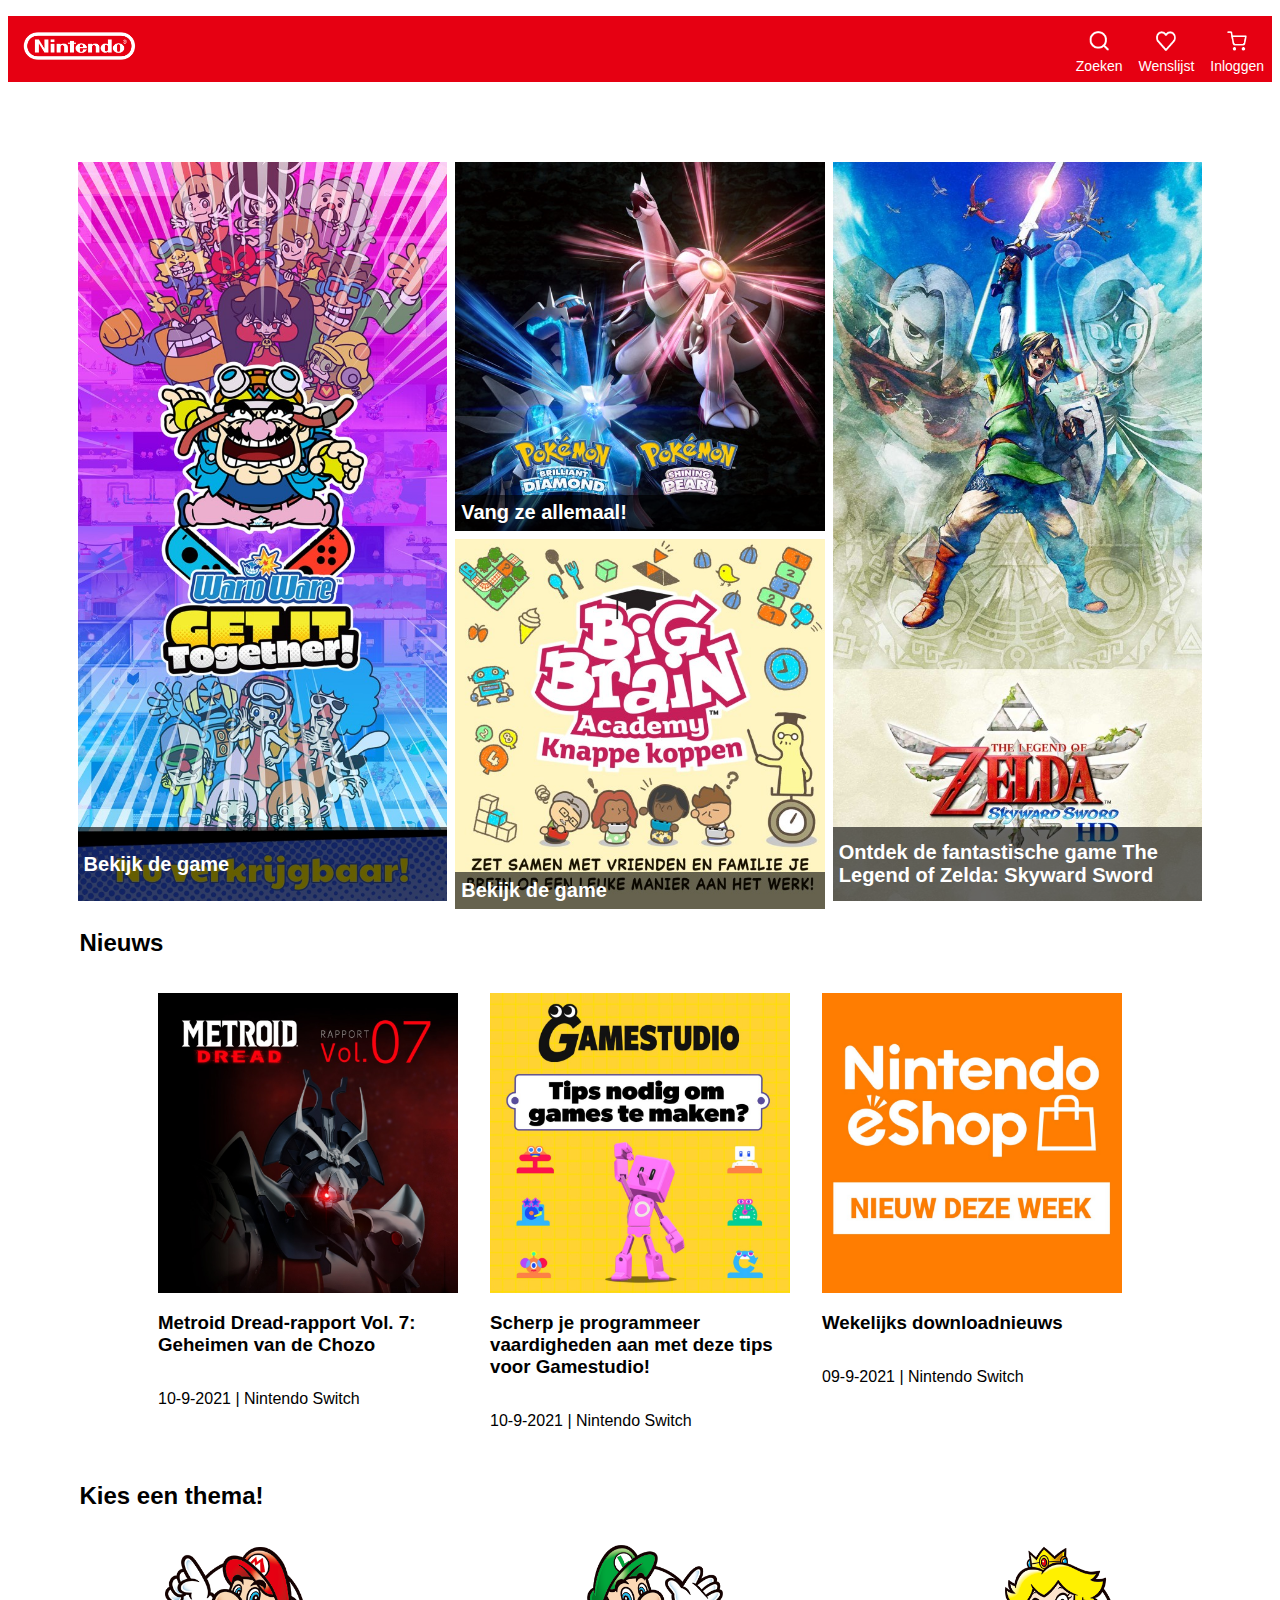
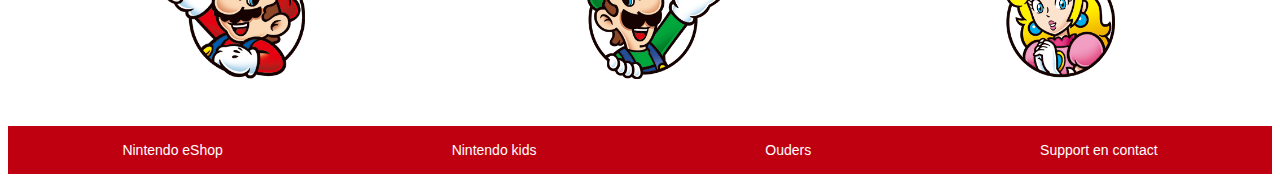
<file: index.html>
<!doctype html>
<html lang="nl">
	
<head>
	<meta charset="UTF-8">
	<meta name="author" content="jouw naam">
	<meta name="viewport" content="width=device-width, initial-scale=1">
	
	<title>De officiële website voor Nintendo in Nederland</title>
	
	<link href="styles/style.css" rel="stylesheet">
	<link rel="icon" type="image/svg+xml" href="images/favicon.svg">
</head>

<body>
    <header>
            <nav>
                <ul>
                    <li>
                        <a href="index.html"> 
                            <img src="images/Nintendo-Logo.png" alt="Nintendo logo"/> 
                        </a>
                    </li>
                    <li>
                        <a href="detail.html">
                        <img src="images/Zoekicoon.png" alt="Zoekicoon"/> 
                        Zoeken
                        </a>
                    </li>
                    <li>
                        <a href="detail.html">
                        <img src="images/Harticoon.png" alt="Harticoon"/>
                        Wenslijst</a></li>
                    <li>
                        <a href="detail.html">
                        <img src="images/Winkelwagenicoon.png" alt="Winkelwagenicoo"/>
                        Inloggen</a>
                    </li>
                </ul>
            </nav>
    </header>
    
    <main>

        <h1>Welkom op de site van Nintendo!</h1>

    <section>
        <article>
            <a href="detail.html">
                <img src="images/Game-WarioWare.jpg" alt="Afbeelding van de game WarioWare: Get It Together."/>
                <h2>Bekijk de game</h2>
            </a>
        </article>
        
        <article>
            <a href="detail.html">
                <img src="images/Game-Pokemon.jpg" alt="Afbeelding van de games Pokémon Brilliant Diamond en Shining Pearl"/>
                <h2>Vang ze allemaal!</h2>
            </a>
        </article>
        
        <article>
            <a href="detail.html">
                <img src="images/Game-ZeldaSkywardSword.jpg" alt="Afbeelding van de game The Legend of Zelda: Skyward Sword"/>
                <h2>Ontdek de fantastische game The Legend of Zelda: Skyward Sword</h2>
            </a>
        </article>
        
        <article>
            <a href="detail.html">
                <img src="images/Game-BigBrain.jpg" alt="Afbeelding van de game Big Brain Academy Knappe koppen"/>
                <h2>Bekijk de game</h2>
            </a>
        </article>
    </section>

    <h2>Nieuws</h2>
    
    <section>
        <article>
            <a href="detail.html">
                <img src="images/Nieuws-Metroid.jpg" alt="Nieuws over Metroid"/>
            </a>
            <h3>Metroid Dread-rapport Vol. 7: Geheimen van de Chozo</h3>
            <p>10-9-2021 | Nintendo Switch</p>
        </article>
        <article>
            <a href="detail.html">
                <img src="images/Nieuws-Gamestudio.jpg" alt="Nieuws over Gamestudio"/>
            </a>
            <h3>Scherp je programmeer vaardigheden aan met deze tips voor Gamestudio!</h3>
            <p>10-9-2021 | Nintendo Switch</p>
        </article>
        <article>
            <a href="detail.html">
                <img src="images/Nieuws-eshop.jpg" alt="Nieuws over Nintendo e-shop"/>
            </a>
            <h3>Wekelijks downloadnieuws</h3>
            <p>09-9-2021 | Nintendo Switch</p>
        </article>
    </section>
    
    <h2>Kies een thema!</h2>

    <section>
        <button>
            <img src="images/Mario.png" alt="Een afbeelding van Mario">
        </button>
        <button>
            <img src="images/Luigi.png" alt="Een afbeelding van Luigi">
        </button>
        <button>
            <img src="images/Peach.png" alt="Een afbeelding van Peach">
        </button>
    </section>
    </main>

    <footer>
            <nav>
                <ul>
                    <li>
                        <a href="detail.html">Nintendo eShop</a>
                    </li>
                    <li>
                        <a href="detail.html">Nintendo kids</a>
                    </li>
                    <li>
                        <a href="detail.html">Ouders</a>
                    </li>
                    <li>
                        <a href="detail.html">Support en contact</a>
                    </li>
                </ul>
            </nav>
    </footer>

<script src="scripts/script.js"></script>
</body>
	
</html>
</file>
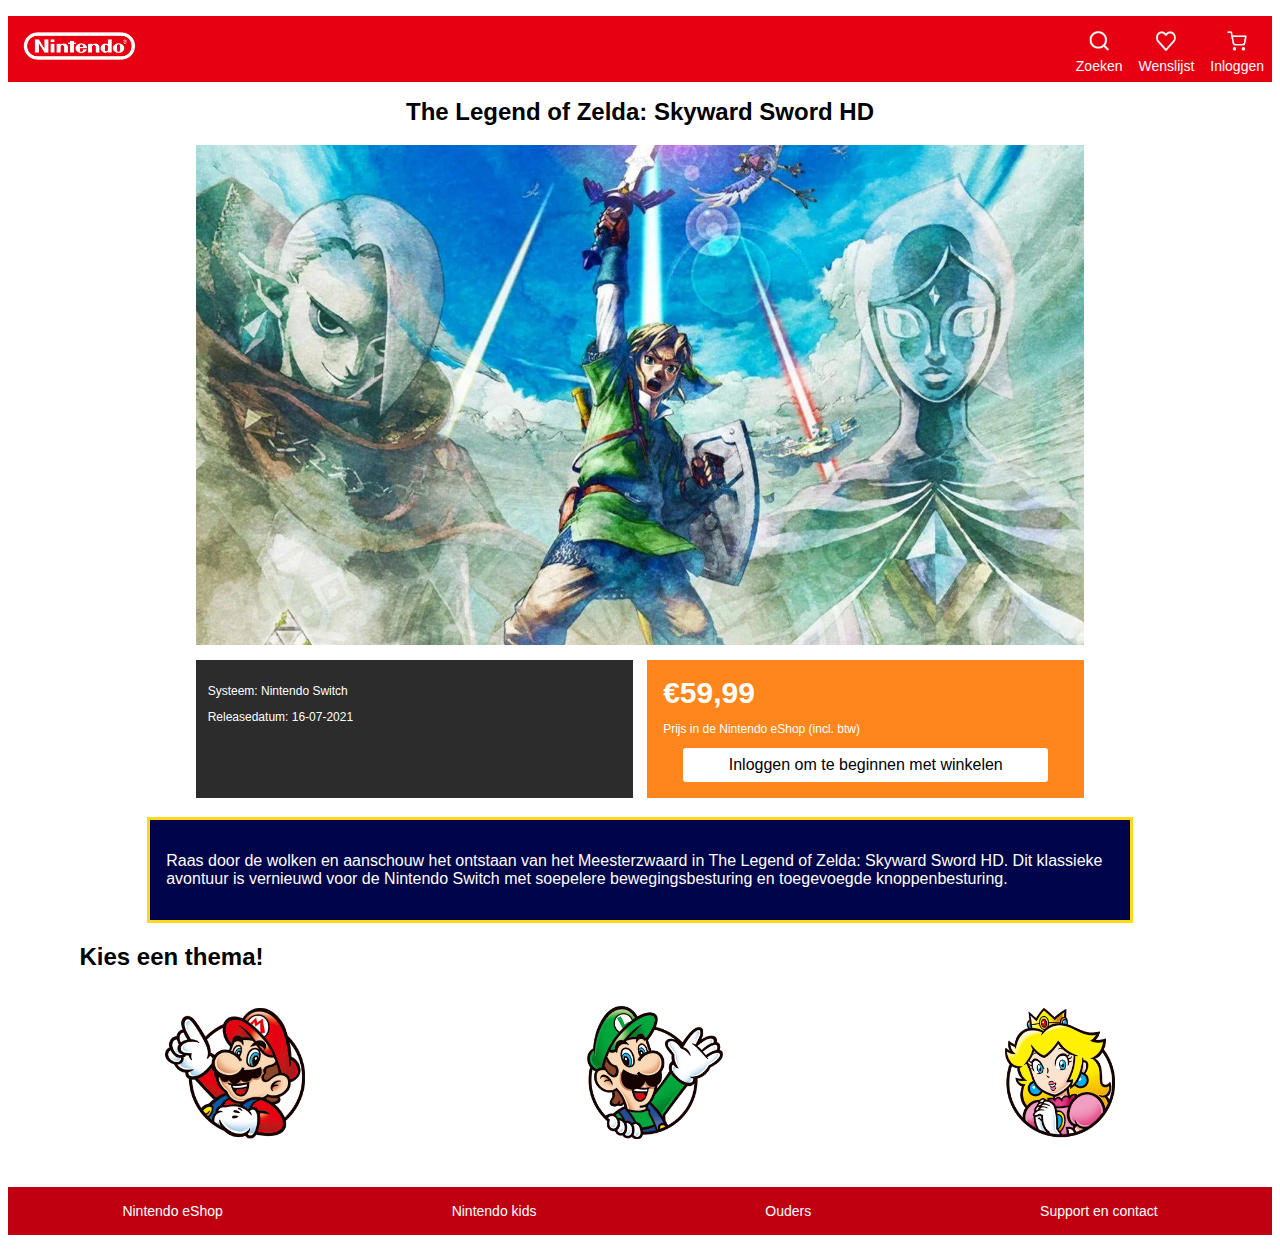
<file: detail.html>
<!doctype html>
<html lang="nl">
	
<head>
	<meta charset="UTF-8">
	<meta name="author" content="jouw naam">
	<meta name="viewport" content="width=device-width, initial-scale=1">
	
	<title>Detail</title>
	
	<link href="styles/style.css" rel="stylesheet">
	<link rel="icon" type="image/svg+xml" href="images/favicon.svg">
</head>

<body class="tweedepagina">
    <header>
        <nav>
            <ul>
                <li>
                    <a href="index.html"> 
                        <img src="images/Nintendo-Logo.png" alt="Nintendo logo"/> 
                    </a>
                </li>
                <li>
                    <a href="detail.html">
                    <img src="images/Zoekicoon.png" alt="Zoekicoon"/> 
                    Zoeken
                    </a>
                </li>
                <li>
                    <a href="detail.html">
                    <img src="images/Harticoon.png" alt="Harticoon"/>
                    Wenslijst</a></li>
                <li>
                    <a href="detail.html">
                    <img src="images/Winkelwagenicoon.png" alt="Winkelwagenicoo"/>
                    Inloggen</a>
                </li>
            </ul>
        </nav>
   </header>

   <main>

        <h1>The Legend of Zelda: Skyward Sword HD</h1>

        <section>
            <article>
                <img src="images/SkywardSwordDetail.jpg" alt="Een afbeelding van de game The Legend of Zelda: Skyward Sword.">
                <h2>Ontdek waar het allemaal begon</h2>
            </article>
            <article>
                <ul>
                    <li>
                        <p>Systeem: Nintendo Switch</p>
                    </li>
                    <li>
                        <p>Releasedatum: 16-07-2021</p>
                    </li>
                </ul>
            </article>
            <article>
                <ul>
                    <li>
                        <h3>€59,99</h3>
                    </li>
                    <li>
                        <p>Prijs in de Nintendo eShop (incl. btw)</p>
                    </li>
                    <li>
                        <button>Inloggen om te beginnen met winkelen</button>
                    </li>
                </ul>
            </article>
        </section>

        <section>
            <article>
                <p>Raas door de wolken en aanschouw het ontstaan van het Meesterzwaard in The Legend of Zelda: Skyward Sword HD.
                Dit klassieke avontuur is vernieuwd voor de Nintendo Switch met soepelere bewegingsbesturing en toegevoegde knoppenbesturing.
                </p>
            </article>
        </section>

        <h2>Kies een thema!</h2>

        <section>
            <button>
                <img src="images/Mario.png" alt="Een afbeelding van Mario">
            </button>
            <button>
                <img src="images/Luigi.png" alt="Een afbeelding van Luigi">
            </button>
            <button>
                <img src="images/Peach.png" alt="Een afbeelding van Peach">
            </button>
        </section>
    </main>

    <footer>
        <nav>
            <ul>
                <li>
                    <a href="detail.html">Nintendo eShop</a>
                </li>
                <li>
                    <a href="detail.html">Nintendo kids</a>
                </li>
                <li>
                    <a href="detail.html">Ouders</a>
                </li>
                <li>
                    <a href="detail.html">Support en contact</a>
                </li>
            </ul>
        </nav>
    </footer>
    
<script src="scripts/script.js"></script>
</body>
</file>
<file: styles/style.css>
/* CSS Document */
*, *::after, *::before {
  box-sizing:border-box;  
}

/***********/
/* KLEUREN */
/***********/

:root {
    --main-color: #E60012;
    --footer-color: #BF0010;
    --mario-color: #FFD9D9;
    --luigi-color: #C7FFB6;
    --peach-color: #FFE1F3;
}

body {
    font-family: sans-serif;
}

body.mario {
    background-color: var(--mario-color);
}

body.luigi {
    background-color: var(--luigi-color);
}

body.peach {
    background-color: var(--peach-color);
}

/**********/
/* HEADER */
/**********/

header ul { 
    background: var(--main-color);

    display: flex;
    justify-content: right;
    flex-wrap: wrap;
    
    
    list-style-type: none;
    padding: 0; 
   /* De padding staat op 0, omdat een list van zichzelf een margin-left van 40px heeft. */
}

.mario header ul {
    background-color: #000ABA;
}

.luigi header ul { 
    background-color: green;
}

.peach header ul {
    background-color: hotpink;
}

header li {
    display:flex;
    margin: 0.5em;
}

header li:first-of-type {
    flex-grow: 1;
    /* Flex grow zorgt ervoor dat het de beschikbare ruimte overneemt. En omdat die alleen op het eerste item staat,
    pakt die alleen de eerste. En de verhouding is 1, omdat die andere toch niks hebben.*/
}

header a {
    display:flex;
    flex-direction: column;
    align-items: center;

    color: white;
    text-decoration: none;
    font-size: 14px;

    transition: 500ms;
}

a:hover {
    text-decoration-line: underline;
}

header a:hover img {
    transform: rotate(360deg);
    transition: 500ms;
}

header a:focus img {
    transform: scale(2);
    transition: 500ms;
}

header a:focus {
    color: black;
}

header li img {
    margin: 0.5em;
    width: 20px;
    height: 20px;
}

header li:first-of-type img {
    /* We spreken hier aan: de img in de eerste li van de header. */
    height: 30px;
    width: auto;
}

/**********/
/* GAMES */
/**********/

/* MOBIEL */

h1 {
    visibility: hidden;
}

.tweedepagina h1 {
    visibility: visible;
    display: flex;
    justify-content: center;

    font-size: 24px;
}

h2 {
    display: flex;
    flex-direction: column;
    align-items: center;
}

section:first-of-type {
    width: 100%;
    display: flex;
    justify-content: center;
    flex-direction: column;
}

section:first-of-type article {
    margin: 1em;
}

section:first-of-type a {
    display: block;
    position: relative;
}

section:first-of-type article a:hover, section:nth-of-type(2) a:hover {
    border: 5px dashed var(--main-color) ;
}

section:first-of-type article a:focus, section:nth-of-type(2) a:focus {
    transform: scale(1.05);
    transition: 500ms;

    border: 5px solid var(--main-color);
}

section:first-of-type article h2 {
    position: absolute;
    bottom: 0;
    
    margin: 0;
    padding: 0.3em;
    width: 100%;
    height: 10%;
    /* De balk neemt 10% in van de afbeelding. */
    
    color: white;
    font-size: 20px;
    background-color:rgba(0,0,0, 0.6);
}

article img {
    display: block; 
    width: 100%;
}

.tweedepagina section:first-of-type article {
    margin: 0.2em;
    position: relative;
}

.tweedepagina section:first-of-type article img {
    width: 100%;
}

.tweedepagina section:first-of-type article h2 {
    position: absolute;
    bottom: 0;

    visibility: hidden;
}

.tweedepagina section:first-of-type article:hover h2 {
    /* H2 na de hover, zodat de code geldt voor de h2. */
    visibility: visible;
}

.tweedepagina section:first-of-type article:nth-of-type(2) ul {
    background-color:#2C2C2C;
    color: white;
    list-style-type: none;
    font-size: 12px;

    width: 100%;
    height: 100%;
    margin: 0;
    padding: 1em;
}

.tweedepagina section:first-of-type article:nth-of-type(3) ul {
    background-color: #FF861C;
    padding: 1em;
    list-style-type: none;
    margin: 0;
}

.tweedepagina section:first-of-type article:nth-of-type(3) ul h3 {
    color: white;
    font-size: 30px;
    margin: 0;
}

.tweedepagina section:first-of-type article:nth-of-type(3) ul p {
    color: white;
    font-size: 12px;
}

.tweedepagina section:first-of-type article:nth-of-type(3) li:last-of-type {
    /* De display: flex staat hierop en niet hieronder, omdat het anders de items in de button zelf aanspreekt in plaats van de hele button. */
    display: flex;
    justify-content: center;
}

.tweedepagina section:first-of-type article:nth-of-type(3) ul button {
    color: black;
    font-size: 16px;

    border: 0;
    border-radius: 3px;
    padding: 0.5em;
    background-color: white;

    width: 90%;
}

.tweedepagina section:first-of-type article:nth-of-type(3) button:hover {
    background-color: #FFEAD8;
}

.tweedepagina section:first-of-type article:nth-of-type(3) button:focus {
    background-color: #FFEAD8;
    border: 2px solid black;
}

.tweedepagina section:nth-of-type(2) article {
    width: 100%;
    background-color: #00044b;
    border: 3px solid #FED819;
    color: white;
    padding: 1em;
    margin: 1em 0 0 0;
}

/* Breakpoint voor iPad/Tablet */

@media (min-width: 600px){

    main {
        padding: 0 1em;
    }

    section:first-of-type {
        width: 100vw;
        margin: 0 auto;
        display: grid;
        grid-template-columns: 45% 45%;

        grid-template-rows: auto auto auto;
        grid-gap: 0.5em;
    }

    section:first-of-type article {
        margin: 0;
    }

    section:first-of-type article:first-of-type {
        grid-column: 1 / 2;
        grid-row: 1 / 3;
    }

    section:first-of-type article:nth-of-type(2) {
        grid-column: 2 / 3;
        grid-row: 1 / 2;
    }

    section:first-of-type article:nth-of-type(3) {
        grid-column: 2 / 3;
        grid-row: 2 / 4;
    }

    section:first-of-type article:nth-of-type(4) {
        grid-column: 1 / 2;
        grid-row: 3 / 4;
    }

    .tweedepagina section:first-of-type {
        width: 80%;
        display: grid;
        grid-template-columns: 45% 45%;
        grid-template-rows: auto auto;
    }

    .tweedepagina section:first-of-type article:first-of-type {
        grid-column: 1 / 3;
        grid-row: 1 / 3;
    }

    .tweedepagina section:first-of-type article:nth-of-type(2) {
        grid-column: 1 / 2;
        grid-row: 3 / 4;
    }

    .tweedepagina section:first-of-type article:nth-of-type(3) {
        grid-column: 2 / 3;
        grid-row: 3 / 4;
    }

    .tweedepagina section:nth-of-type(2) article {
        width: 80%;
    }
 }

/* Breakpoint voor desktop */

@media (min-width:1050px) {

    h2 {
        display: flex;
        flex-direction: row;
        justify-content: left;

        margin-left: 4.5%;
        /* De margin-left blijft 4,5% als het scherm breder wordt. */
    }

    section:first-of-type {
        width: 100%;
        display: grid;
        grid-template-columns: 30% 30% 30%;
        grid-template-rows: auto auto;
        grid-gap: 0.5em;
    }

    section:first-of-type article:first-of-type {
        grid-column: 1 / 2;
        grid-row: 1 / 3;
    }

    section:first-of-type article:nth-of-type(2) {
        grid-column: 2 / 3;
        grid-row: 1 / 2;
    }

    section:first-of-type article:nth-of-type(3) {
        grid-column: 3 / 4;
        grid-row: 1 / 3;
    }

    section:first-of-type article:nth-of-type(4) {
        grid-column: 2 / 3;
        grid-row: 2 / 3;
    }
}

/**********/
/* NIEUWS */
/**********/

Section:nth-of-type(2) {
    display: flex;
    flex-wrap: wrap;
    justify-content: center;
}

Section:nth-of-type(2) article {
    width: 300px;
    margin: 1em;

    display: flex;
    flex-direction: column;
}

Section:nth-of-type(2) img {
    width: 300px;
    height: 300px;
}

Section:nth-of-type(2) article h3 {
    width: 300px;
}

/**********/
/* THEMA */
/**********/

Section:last-of-type {
    display: flex;
    flex-wrap: wrap;
    justify-content: space-around;
    align-items: flex-end;
}

section:last-of-type button {
    margin: 1em;
    padding: 0 3em;
    background-color: transparent;
    border-color: transparent;
}

Section:last-of-type img {
    width: auto;
    height: 10em;
    margin: 0 0 1em;
}

Section:last-of-type button:hover {
    transform: scale(1.5);
    transition: 500ms;
}

Section:last-of-type button:focus {
    border: 5px solid black;
    background-color: rgba(0, 0, 0, 0.20);
}


/**********/
/* FOOTER */
/**********/

footer ul {
    background: var(--footer-color);

    display: flex;
    justify-content: right;

    list-style-type: none;
    padding: 1em 0;
}

.mario footer ul {
    background-color: #000ABA;
}

.luigi footer ul {
    background-color: green;
}

.peach footer ul {
    background-color: hotpink;
}

footer li {
    display: flex;
    justify-content: center;
    flex-grow: 1;
}

footer a {
    color: white;
    text-decoration: none;
    font-size: 14px;
}
</file>
